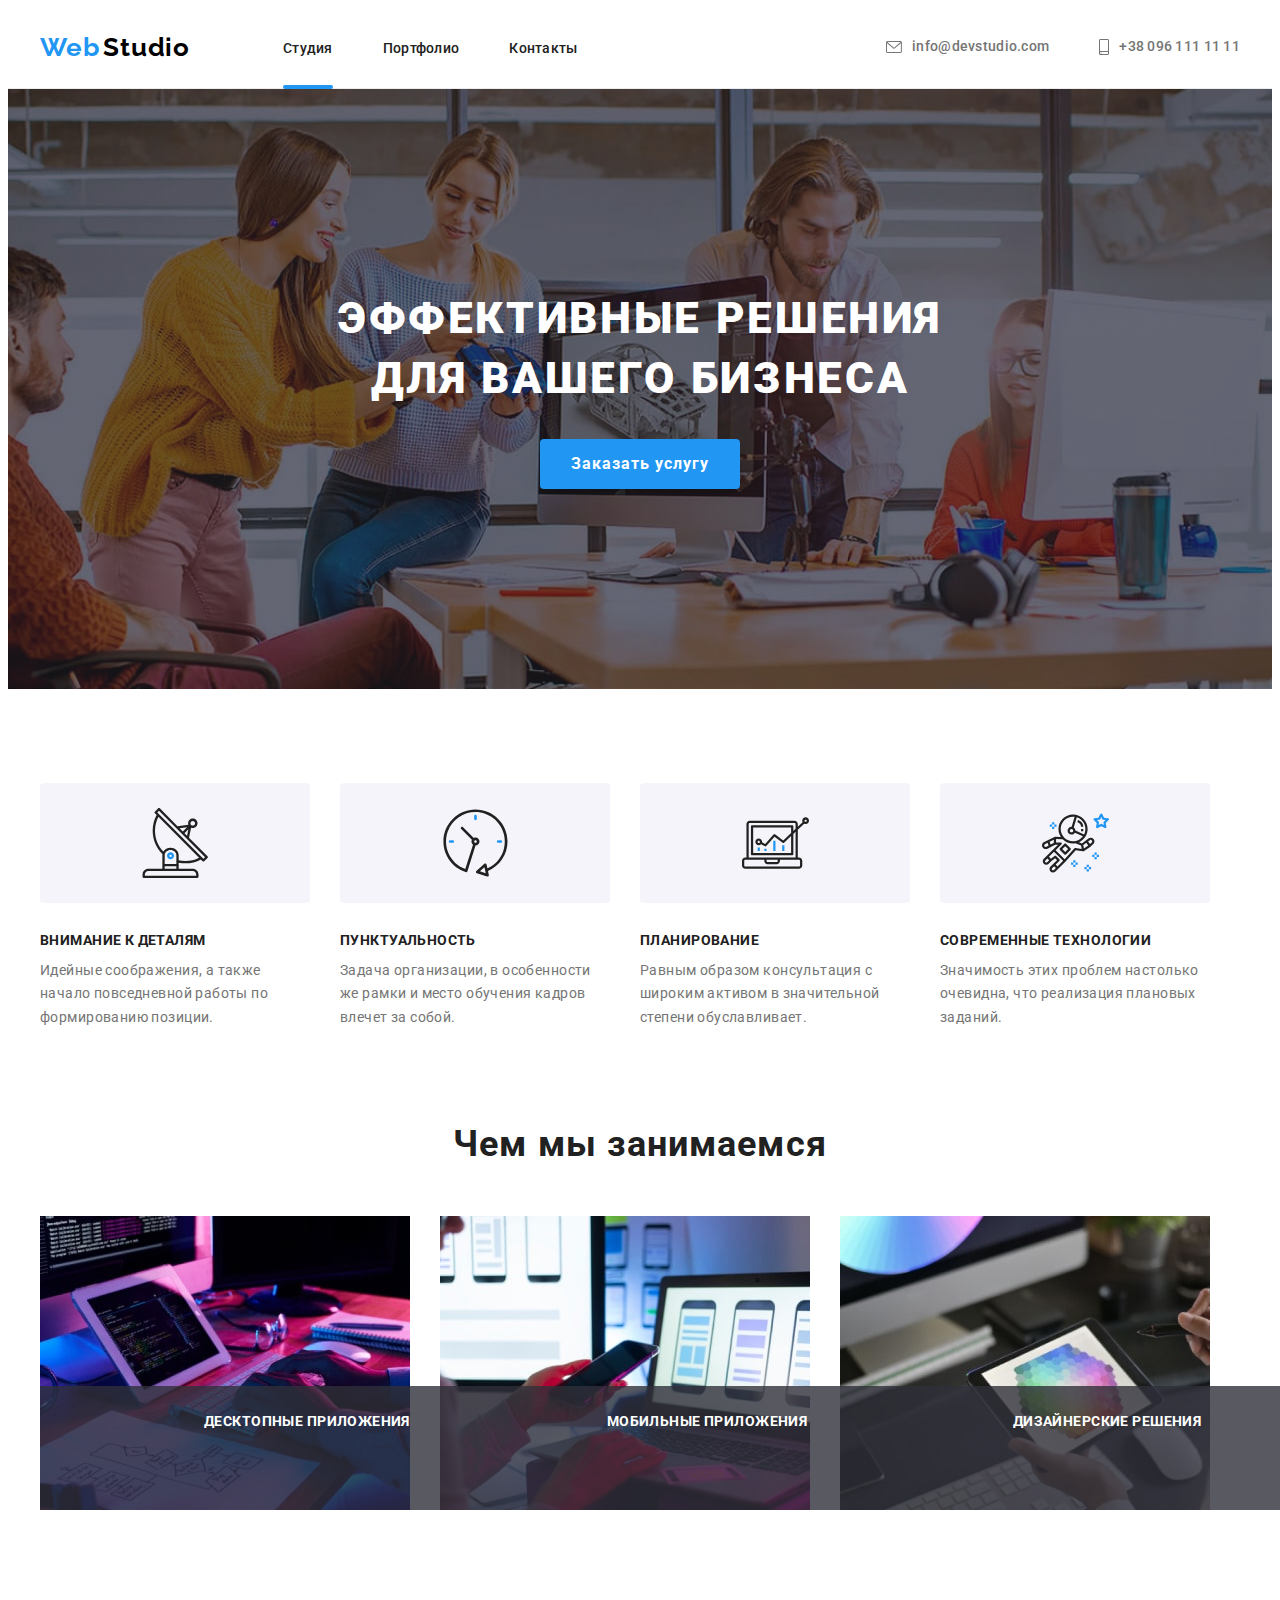
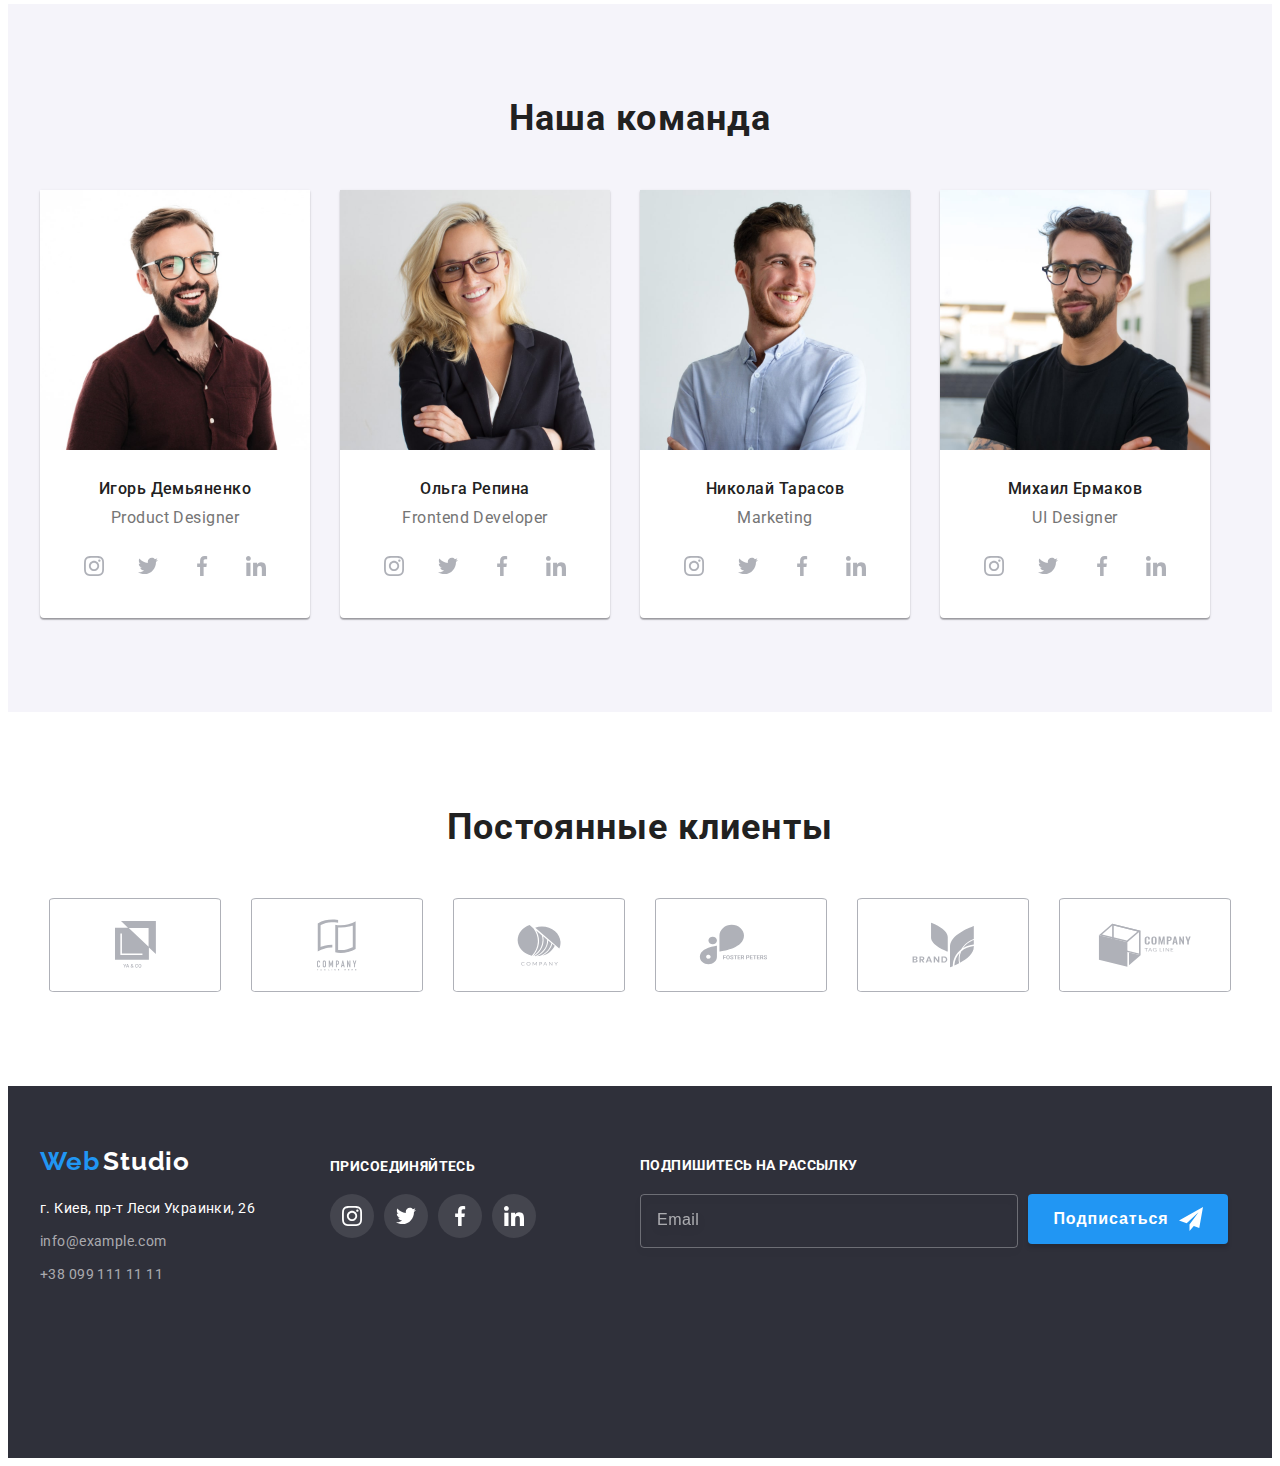
<file: index.html>
<!DOCTYPE html>
<html lang="ru">

<head>
    <meta charset="UTF-8">
    <meta http-equiv="X-UA-Compatible" content="IE=edge">
    <meta name="viewport" content="width=device-width, initial-scale=1.0">
    <link rel="preconnect" href="https://fonts.googleapis.com">
    <link rel="preconnect" href="https://fonts.gstatic.com" crossorigin>
    <link
        href="https://fonts.googleapis.com/css2?family=Raleway:wght@700&family=Roboto:wght@400;500;700;900&display=swap"
        rel="stylesheet">
    <title>WebStudio</title>
    <link rel="stylesheet" href="https://cdnjs.cloudflare.com/ajax/libs/modern-normalize/1.1.0/modern-normalize.min.css"
        integrity="sha512-wpPYUAdjBVSE4KJnH1VR1HeZfpl1ub8YT/NKx4PuQ5NmX2tKuGu6U/JRp5y+Y8XG2tV+wKQpNHVUX03MfMFn9Q=="
        crossorigin="anonymous" referrerpolicy="no-referrer" />
    <link rel="stylesheet" href="./css/styles.css">
</head>

<body>

    <header class="header">
        <div class="container">
            <a class="header-logo link" href="/"><span class="web-header">Web</span> <span
                    class="header-studio">Studio</span></a>
            <nav class="header-nav">
                <ul class="header-list list">
                    <li class="header-item"><a href="#studio" class="header-link link current">Студия</a></li>
                    <li class="header-item"><a href="./portfolio.html" class="header-link link">Портфолио</a></li>
                    <li class="header-item"><a href="#contaсts" class="header-link link">Контакты</a></li>
                </ul>
            </nav>
            <div class="header-contacts">
                <ul class="header-mail-tel list">
                    <li class="header-mail-tel-item"><a href="mailto:info@devstudio.com"
                            class="header-mail link">
                            <svg class="header-soc-icon" width="16" height="12">
                                <use href="./img/icon.svg#icon-maill"></use>
                            </svg>info@devstudio.com</a></li>
                    <li class="header-mail-tel-item"><a href="tel:+380961111111" 
                        class="header-tel link">
                        <svg class="header-soc-icon" width="10" height="16">
                        <use href="./img/icon.svg#icon-smartphone"></use>
                    </svg>+38 096 111 11 11</a></li>
                </ul>
            </div>
        </div>
    </header>
    <main>
        <section id="studio" class="studio">
            <div class="studio-titlt-text">
                <h1 class="studio-title">Эффективные решения для вашего бизнеса</h1>
            </div>    
                <button type="button" class="btn-service" data-modal-open>Заказать услугу</button>
        </section>
        <section class="benefits">
            <div class="container">
                <h2 class="benefits-company">Преимущества компании</h2>
                <ul class="benefits-list list">
                    <li class="benefits-item">
                        <div class="benefits-image">
                        <svg class="benefits-icon" width="70" height="70">
                            <use href="./img/icon.svg#icon-Group-1"></use>
                        </svg>
                        </div>
                        <h3 class="benefits-title">Внимание к деталям</h3>
                        <p class="benefits-text">Идейные соображения, а также начало повседневной работы по формированию
                            позиции.</p>
                    </li>
                    <li class="benefits-item">
                        <div class="benefits-image">
                            <svg class="benefits-icon" width="67" height="70">
                                <use href="./img/icon.svg#icon-Group-2"></use>
                            </svg>
                        </div>
                        <h3 class="benefits-title">Пунктуальность</h3>
                        <p class="benefits-text">Задача организации, в особенности же рамки и место обучения кадров
                            влечет за
                            собой.</p>
                    </li>
                    <li class="benefits-item">
                        <div class="benefits-image">
                            <svg class="benefits-icon" width="67" height="70">
                                <use href="./img/icon.svg#icon-Group-3"></use>
                            </svg>
                        </div>
                        <h3 class="benefits-title">Планирование</h3>
                        <p class="benefits-text">Равным образом консультация с широким активом в значительной степени
                            обуславливает.</p>
                    </li>
                    <li class="benefits-item">
                        <div class="benefits-image">
                            <svg class="benefits-icon" width="67" height="70">
                                <use href="./img/icon.svg#icon-Group-4"></use>
                            </svg>
                        </div>
                        <h3 class="benefits-title">Современные технологии</h3>
                        <p class="benefits-text">Значимость этих проблем настолько очевидна, что реализация плановых
                            заданий.
                        </p>
                    </li>
                </ul>
            </div>
        </section>
        <section class="about">
            <div class="container">
                <h2 class="about-title">Чем мы занимаемся</h2>
                <ul class="about-list list">
                    <li class="about-item">
                        <img src="./img/image-work-1.jpg" alt="графики" width="370" height="294">
                        <p class="about-top-text">Десктопные приложения</p>
                    </li>
                    <li class="about-item"> <img src="./img/image-work-2.jpg" alt="приложение" width="370" height="294">
                        <p class="about-top-text">Мобильные приложения</p>
                    </li>
                    <li class="about-item"> <img src="./img/image-work-3.jpg" alt="мобильность" width="370"
                            height="294">
                        <p class="about-top-text">Дизайнерские решения</p>
                    </li>
                </ul>
            </div>
        </section>
        <section class="team">
            <div class="container">
                <h2 class="team-logo">Наша команда</h2>
                <ul class="team-list list">
                    <li class="team-item">
                        <img src="./img/people-1.jpg" alt="менеджер1" width="270" height="260">
                        <div class="container-team">
                            <h3 class="team-title">Игорь Демьяненко</h3>
                            <p class="team-text" lang="en">Product Designer</p>
                            <ul class="team-soc-list list">
                                <li class="team-soc-item"><a href="" class="team-soc-link link">
                                        <svg class="team-soc-icon" width="20" height="20">
                                            <use href="./img/icon.svg#icon-instagram"></use>
                                        </svg>
                                    </a></li>
                                <li class="team-soc-item"><a href="" class="team-soc-link link"><svg
                                            class="team-soc-icon" width="20" height="20">
                                            <use href="./img/icon.svg#icon-twitter"></use>
                                        </svg></a></li>
                                <li class="team-soc-item"><a href="" class="team-soc-link link"><svg
                                            class="team-soc-icon" width="20" height="20">
                                            <use href="./img/icon.svg#icon-facebook"></use>
                                        </svg></a></li>
                                <li class="team-soc-item"><a href="" class="team-soc-link link"><svg
                                            class="team-soc-icon" width="20" height="20">
                                            <use href="./img/icon.svg#icon-linkedin"></use>
                                        </svg></a></li>
                            </ul>
                        </div>
                    </li>
                    <li class="team-item">
                        <img src="./img/people-2.jpg" alt="менеджер2" width="270" height="260">
                        <div class="container-team">
                            <h3 class="team-title">Ольга Репина</h3>
                            <p class="team-text" lang="en">Frontend Developer</p>
                            <ul class="team-soc-list list">
                                <li class="team-soc-item"><a href="" class="team-soc-link link">
                                        <svg class="team-soc-icon" width="20" height="20">
                                            <use href="./img/icon.svg#icon-instagram"></use>
                                        </svg>
                                    </a></li>
                                <li class="team-soc-item"><a href="" class="team-soc-link link"><svg class="team-soc-icon" width="20" height="20">
                                            <use href="./img/icon.svg#icon-twitter"></use>
                                        </svg></a></li>
                                <li class="team-soc-item"><a href="" class="team-soc-link link"><svg class="team-soc-icon" width="20" height="20">
                                            <use href="./img/icon.svg#icon-facebook"></use>
                                        </svg></a></li>
                                <li class="team-soc-item"><a href="" class="team-soc-link link"><svg class="team-soc-icon" width="20" height="20">
                                            <use href="./img/icon.svg#icon-linkedin"></use>
                                        </svg></a></li>
                            </ul>
                        </div>
                    </li>
                    <li class="team-item">
                        <img src="./img/people-3.jpg" alt="менеджер3" width="270" height="260">
                        <div class="container-team">
                            <h3 class="team-title">Николай Тарасов</h3>
                            <p class="team-text" lang="en">Marketing</p>
                            <ul class="team-soc-list list">
                                <li class="team-soc-item"><a href="" class="team-soc-link link">
                                        <svg class="team-soc-icon" width="20" height="20">
                                            <use href="./img/icon.svg#icon-instagram"></use>
                                        </svg>
                                    </a></li>
                                <li class="team-soc-item"><a href="" class="team-soc-link link"><svg class="team-soc-icon" width="20" height="20">
                                            <use href="./img/icon.svg#icon-twitter"></use>
                                        </svg></a></li>
                                <li class="team-soc-item"><a href="" class="team-soc-link link"><svg class="team-soc-icon" width="20" height="20">
                                            <use href="./img/icon.svg#icon-facebook"></use>
                                        </svg></a></li>
                                <li class="team-soc-item"><a href="" class="team-soc-link link"><svg class="team-soc-icon" width="20" height="20">
                                            <use href="./img/icon.svg#icon-linkedin"></use>
                                        </svg></a></li>
                            </ul>
                        </div>
                    </li>
                    <li class="team-item">
                        <img src="./img/people-4.jpg" alt="менеджер4" width="270" height="260">
                        <div class="container-team">
                            <h3 class="team-title">Михаил Ермаков</h3>
                            <p class="team-text" lang="en">UI Designer</p>
                            <ul class="team-soc-list list">
                                <li class="team-soc-item"><a href="" class="team-soc-link link">
                                        <svg class="team-soc-icon" width="20" height="20">
                                            <use href="./img/icon.svg#icon-instagram"></use>
                                        </svg>
                                    </a></li>
                                <li class="team-soc-item"><a href="" class="team-soc-link link"><svg class="team-soc-icon" width="20" height="20">
                                            <use href="./img/icon.svg#icon-twitter"></use>
                                        </svg></a></li>
                                <li class="team-soc-item"><a href="" class="team-soc-link link"><svg class="team-soc-icon" width="20" height="20">
                                            <use href="./img/icon.svg#icon-facebook"></use>
                                        </svg></a></li>
                                <li class="team-soc-item"><a href="" class="team-soc-link link"><svg class="team-soc-icon" width="20" height="20">
                                            <use href="./img/icon.svg#icon-linkedin"></use>
                                        </svg></a></li>
                            </ul>
                        </div>
                    </li>
                </ul>
            </div>
        </section>
        <section class="clients-our">
         <div class="container">
            <h2 class="clients-our-title">Постоянные клиенты</h2>
            <ul class="clients-our-list list">
                <li class="clients-our-item"><a href="" class="clients-link link">
                    <svg class="clients-our-icon" width="41" height="47">
                    <use href="./img/icon.svg#icon-clients-1"></use>
                </svg></a></li>
                <li class="clients-our-item"><a href="" class="clients-link link">
                    <svg class="clients-our-icon" width="40" height="52">
                        <use href="./img/icon.svg#icon-clients-2"></use>
                    </svg></a></li>
                <li class="clients-our-item"><a href="" class="clients-link link">
                    <svg class="clients-our-icon" width="44" height="42">
                        <use href="./img/icon.svg#icon-clients-3"></use>
                    </svg></a></li>
                <li class="clients-our-item"><a href="" class="clients-link link">
                    <svg class="clients-our-icon" width="85" height="41">
                        <use href="./img/icon.svg#icon-clients-4"></use>
                    </svg></a></li>
                <li class="clients-our-item"><a href="" class="clients-link link">
                    <svg class="clients-our-icon" width="63" height="46">
                        <use href="./img/icon.svg#icon-clients-5"></use>
                    </svg></a></li>
                <li class="clients-our-item"><a href="" class="clients-link link">
                    <svg class="clients-our-icon" width="94" height="44">
                        <use href="./img/icon.svg#icon-clients-6"></use>
                    </svg></a></li>
            </ul>
         </div>
        </section>
    </main>
    <footer id="contavts" class="footer">
        <div class="container">
        <ul class="footer-address-list list">
            <li class="footer-top-item">            
                <a class="footer-logo link" href="/"><span class="web-footer link">Web</span> <span
            class="footer-studio">Studio</span></a>
                <address class="footer-address">
                <ul class="footer-list list">
                    <li class="footer-item-address"><a href="https://goo.gl/maps/Sv4f2n2z4F3GZWwy5"
                            class="footer-link-address link">г. Киев, пр-т Леси Украинки, 26</a></li>
                    <li class="footer-item-mail"><a href="mailto:info@example.com"
                            class="footer-link-mail link">info@example.com</a>
                    </li>
                    <li class="footer-item-tel"><a href="tel:+380991111111" class="footer-link-tel link">+38 099 111 11
                            11</a>
                    </li>
                </ul>
                </address>
            </li>
            <li class="footer-bottom-item">
                <h3 class="footer-title">присоединяйтесь</h3>
                <ul class="footer-soc-list list">
                <li class="footer-soc-item"><a href="" class="footer-soc-link link">
                        <svg class="footer-soc-icon" width="20" height="20">
                            <use href="./img/icon.svg#icon-instagram"></use></svg></a>
                </li>
                <li class="footer-soc-item"><a href="" class="footer-soc-link link">
                    <svg class="footer-soc-icon" width="20" height="20">
                            <use href="./img/icon.svg#icon-twitter"></use></svg></a>
                </li>
                <li class="footer-soc-item"><a href="" class="footer-soc-link link">
                    <svg class="footer-soc-icon" width="20" height="20">
                            <use href="./img/icon.svg#icon-facebook"></use></svg></a>
                </li>
                <li class="footer-soc-item"><a href="" class="footer-soc-link link">
                    <svg class="footer-soc-icon" width="20" height="20">
                            <use href="./img/icon.svg#icon-linkedin"></use></svg></a>
                </li>
            </li> 
            </ul>
            <li>
                <div class="subscribe">
                <div class="subscribe-title-email">
                        <p class="subscribe-title-top">Подпишитесь на рассылку</p>
                <form name="subscribe-form">
                        <label for="subscribe-label"></label>
                        <input type="email" class="subscribe-input" 
                               name="subscribe-label" id="subscribe-label" placeholder="Email">
                </div>
                <div class="button-subscribe-container">
                    <button type="submit" class="button-subscribe"
                    >Подписаться<svg class="subscribe-soc-icon" width="24" height="24">
                        <use href="./img/icon.svg#icon-icon-send"></use>
                    </svg></button>
                </div>
                </form>
            </div>
            </li>
        </ul>
    </footer>
<div class="backdrop is-hidden" data-modal>
    <div class="modal">
        <button type="button" class="modal-close-btn" data-modal-close>
            <svg class="modal-close-icon" width="18" height="18">
            <use href="./img/icon.svg#icon-close-black-18dp"></use>
        </svg></button>
        <p class="modal-title">Оставьте свои данные, мы вам перезвоним</p>
        <form>
            <div class="modal-field">
                <label for="user-name" class="modal-label">Имя</label>
                <div class="input-wrap">
                <input type="text" class="modal-input" name="user-name" placeholder="" 
                required id="user-name">
                <svg class="modal-soc-icon" width="18" height="18">
                    <use href="./img/icon.svg#icon-person-black-18dp-1"></use>
                </svg>
                </div>
            </div>
            <div class="modal-field">
                <label for="user-tel" class="modal-label">Телефон</label>
                <div class="input-wrap">
                <input type="tel" class="modal-input" name="user-tel" placeholder="" required
                id="user-tel"><svg class="modal-soc-icon" width="18" height="18">
                    <use href="./img/icon.svg#icon-phone-black-18dp-1"></use>
                </svg>
                </div>
            </div>
            <div class="modal-field">
                <label for="user-email" class="modal-label">Почта</label>
                <div class="input-wrap">
                <input type="email" class="modal-input" name="user-email" placeholder=""
                id="user-email"><svg class="modal-soc-icon" width="18" height="18">
                    <use href="./img/icon.svg#icon-email-black-18dp-1"></use>
                </svg>
                </div>
            </div>
            <div class="modal-field">
                <label for="user-text" class="modal-label">Комментарий</label>
                <div class="input-wrap">
                <textarea name="user-text" id="user-text" class="madal-text"
                placeholder="Введите текст"></textarea>
                </div>
            </div>
            <div class="modal-field">
                <input type="checkbox" name="privacy" value="true" 
                class="modal-check visually-hidden" id="privacy" >
                <label for="privacy" class="check-text"><span>
                    <svg class="check-icon" width="11" height="8">
                        <use href="./img/icon.svg#icon-icon-check">
                    </use></svg></span>Соглашаюсь с рассылкой и принимаю<a 
                    href="" class="check-link">Условия договора</a></label>
            </div>
            <div class="modal-btn-send">
            <button type="submit" class="btn-send">Отправить</button>
            </div>
        </form>
    </div>
</div>
<script src="./js/modal.js"></script>
</body>

</html>
</file>
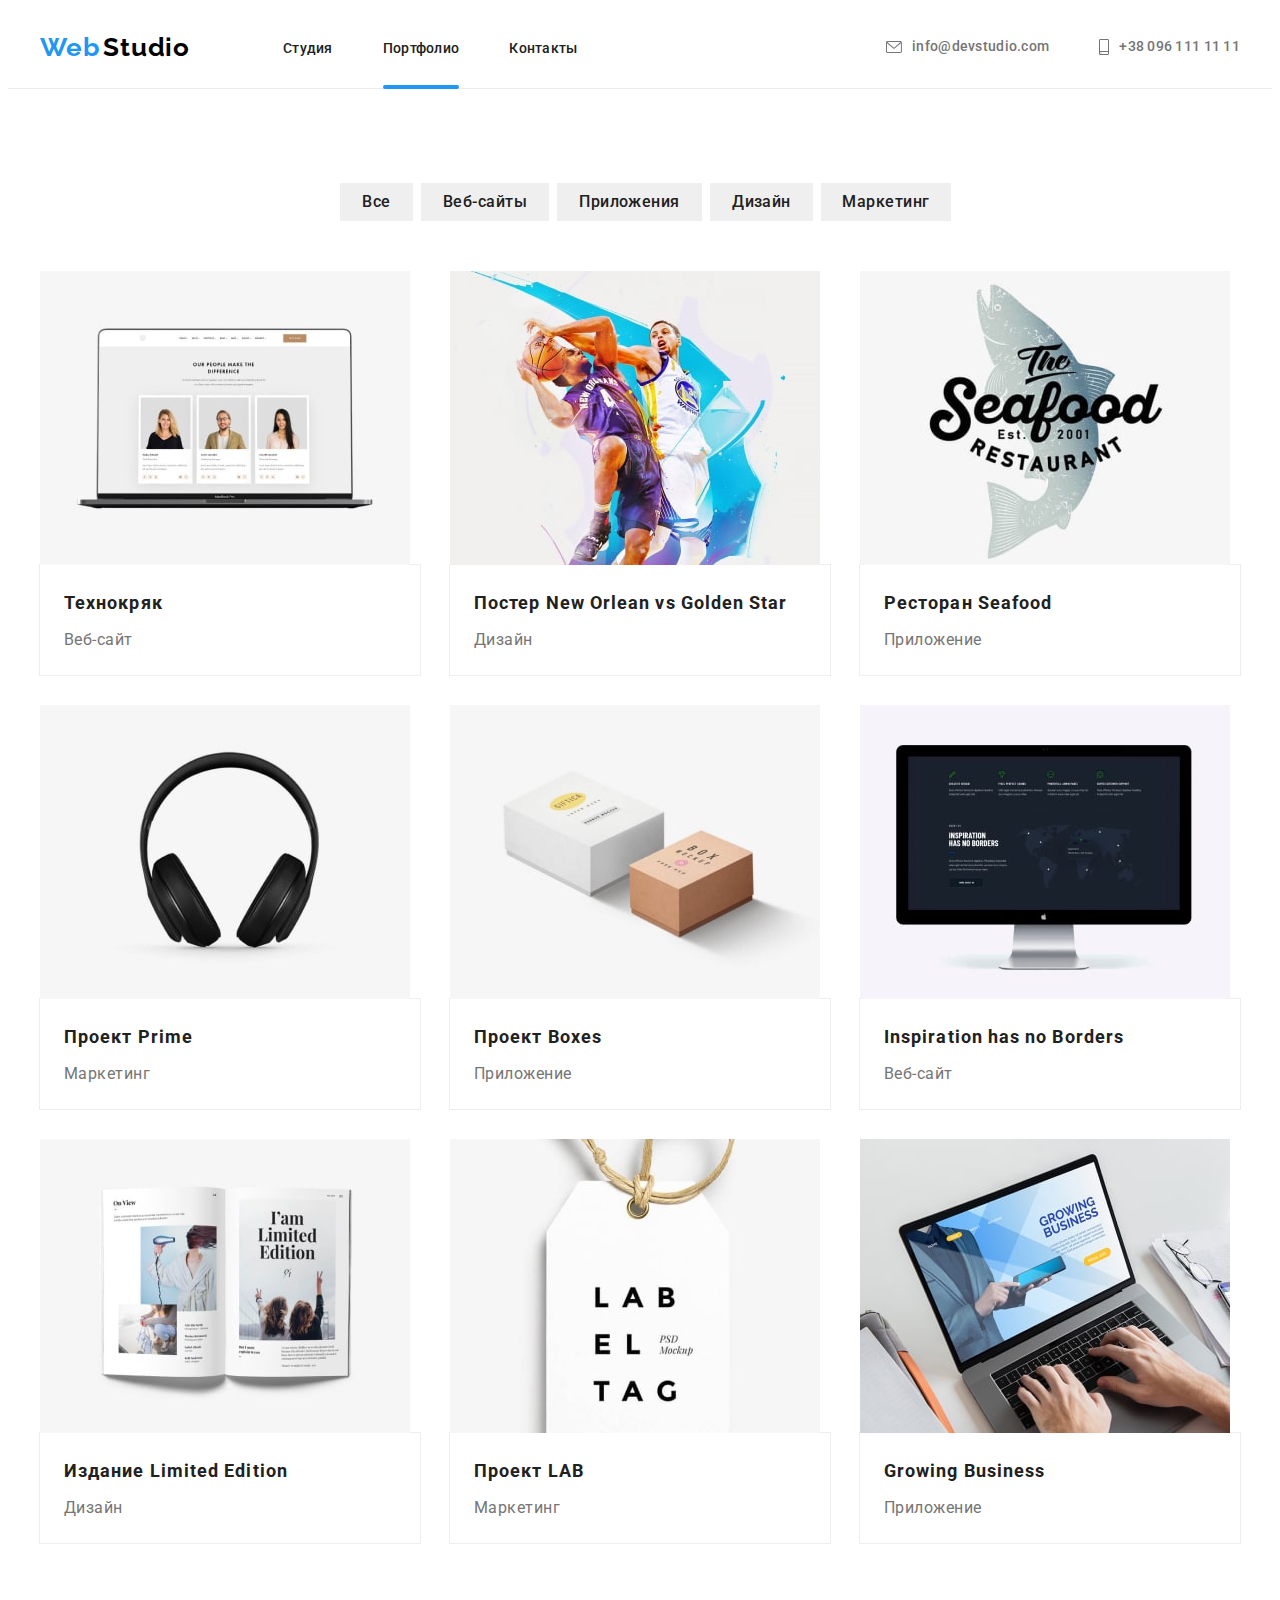
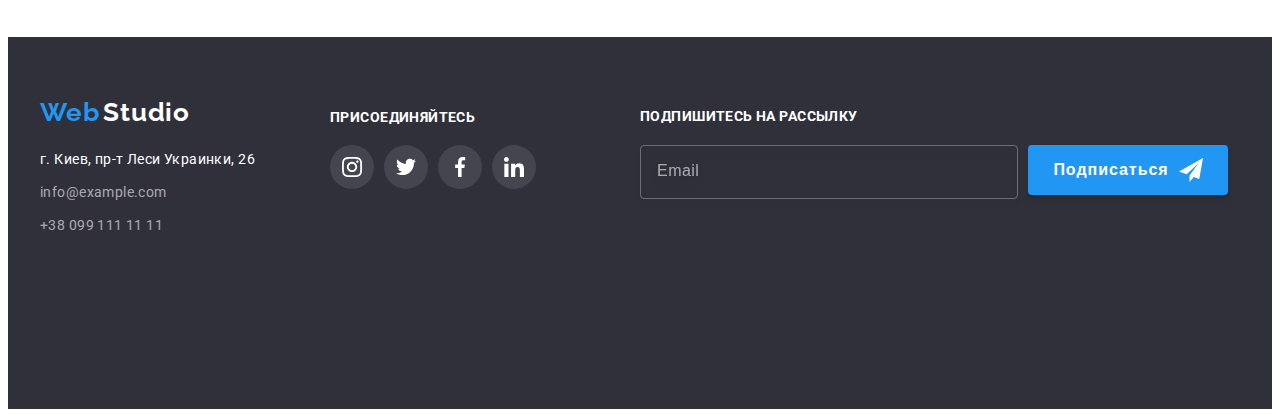
<file: portfolio.html>
<!DOCTYPE html>
<html lang="ru">
<head>
    <meta charset="UTF-8">
    <meta http-equiv="X-UA-Compatible" content="IE=edge">
    <meta name="viewport" content="width=device-width, initial-scale=1.0">
    <link rel="preconnect" href="https://fonts.googleapis.com">
    <link rel="preconnect" href="https://fonts.gstatic.com" crossorigin>
    <link href="https://fonts.googleapis.com/css2?family=Raleway:wght@700&family=Roboto:wght@400;500;700;900&display=swap" rel="stylesheet">
    <title>Portfolio</title>
    <link rel="stylesheet" href="https://cdnjs.cloudflare.com/ajax/libs/modern-normalize/1.1.0/modern-normalize.min.css"
        integrity="sha512-wpPYUAdjBVSE4KJnH1VR1HeZfpl1ub8YT/NKx4PuQ5NmX2tKuGu6U/JRp5y+Y8XG2tV+wKQpNHVUX03MfMFn9Q=="
        crossorigin="anonymous" referrerpolicy="no-referrer" />
    <link rel="stylesheet" href="./css/styles.css">
</head>
<body>
        <header class="header">
            <div class="container">
                <a class="header-logo link" href="/"><span class="web-header">Web</span> <span
                        class="header-studio">Studio</span></a>
                <nav class="header-nav">
                    <ul class="header-list list">
                        <li class="header-item"><a href="./index.html" class="header-link link">Студия</a></li>
                        <li class="header-item"><a href="./portfolio.html" class="header-link link current">Портфолио</a></li>
                        <li class="header-item"><a href="#contavts" class="header-link link">Контакты</a></li>
                    </ul>
                </nav>
                <div class="header-contacts">
                    <ul class="header-mail-tel list">
                        <li class="header-mail-tel-item"><a href="mailto:info@devstudio.com" class="header-mail link">
                                <svg class="header-soc-icon" width="16" height="12">
                                    <use href="./img/icon.svg#icon-maill"></use>
                                </svg>info@devstudio.com</a></li>
                        <li class="header-mail-tel-item"><a href="tel:+380961111111" class="header-tel link">
                                <svg class="header-soc-icon" width="10" height="16">
                                    <use href="./img/icon.svg#icon-smartphone"></use>
                                </svg>+38 096 111 11 11</a></li>
                    </ul>
                </div>
            </div>
        </header>
<main> 
     <section class="portfolio">
        <div class="container">
         <ul class="portfolio-btn-list list">
             <li class="portfolio-btn-item"><button type="button" class="portfolio-btn all">Все</button></li>
             <li class="portfolio-btn-item"><button type="button" class="portfolio-btn sites">Веб-сайты</button></li>
             <li class="portfolio-btn-item"><button type="button" class="portfolio-btn applications">Приложения</button></li>
             <li class="portfolio-btn-item"><button type="button" class="portfolio-btn design">Дизайн</button></li>
             <li class="portfolio-btn-item"><button type="button" class="portfolio-btn marketing">Маркетинг</button></li>
         </ul>
        <div class="portfolio-list">
         <ul class="portfolio-content list">
             <li class="portfolio-item">
                 <div class="portfolio-top-wrap">
                 <img src="./img/img-1.jpg" alt="сайт">
                 <p class="portfolio-top-text">Ресурс предлагает комплексные предложения с разным уровнем функционала и сервисов. Все это позволит посетителю получить
                исчерпывающие сведения о компании или частном лице.</p>
                </div>
                <div class="container-portfolio">
                 <h3 class="portfolio-title">Технокряк</h3>
                 <p class="portfolio-text">Веб-сайт</p>
                </div>
             </li>
             <li class="portfolio-item">
                <div class="portfolio-top-wrap">
                 <img src="./img/img-2.jpg" alt="Дизайн">
                <p class="portfolio-top-text">Ресурс предлагает комплексные предложения с разным уровнем функционала и сервисов. Все это
                    позволит посетителю получить
                    исчерпывающие сведения о компании или частном лице.</p>
                </div> 
                <div class="container-portfolio">
                 <h3 class="portfolio-title">Постер New Orlean vs Golden Star</h3>
                 <p class="portfolio-text">Дизайн</p>
                </div>
             </li>
             <li class="portfolio-item">
                <div class="portfolio-top-wrap">
                 <img src="./img/img-3.jpg" alt="Приложение">
                 <p class="portfolio-top-text">Ресурс предлагает комплексные предложения с разным уровнем функционала и сервисов. Все это позволит посетителю получить
                исчерпывающие сведения о компании или частном лице.</p>
                </div>
                <div class="container-portfolio">
                 <h3 class="portfolio-title">Ресторан Seafood</h3>
                 <p class="portfolio-text">Приложение</p>
                </div>
             </li>
             <li class="portfolio-item">
                <div class="portfolio-top-wrap">
                 <img src="./img/img-4.jpg" alt="Маркетинг">
                 <p class="portfolio-top-text">Ресурс предлагает комплексные предложения с разным уровнем функционала и сервисов. Все это позволит посетителю получить
                исчерпывающие сведения о компании или частном лице.</p>
                </div>
                <div class="container-portfolio">
                 <h3 class="portfolio-title">Проект Prime</h3>
                 <p class="portfolio-text">Маркетинг</p>
                </div>
             </li>
             <li class="portfolio-item">
                <div class="portfolio-top-wrap">
                 <img src="./img/img-5.jpg" alt="Приложение2">
                 <p class="portfolio-top-text">Ресурс предлагает комплексные предложения с разным уровнем функционала и сервисов. Все это позволит посетителю получить
                исчерпывающие сведения о компании или частном лице.</p>
                </div>
                <div class="container-portfolio">
                 <h3 class="portfolio-title">Проект Boxes</h3>
                 <p class="portfolio-text">Приложение</p>
                </div>
             </li>
             <li class="portfolio-item">
                <div class="portfolio-top-wrap">
                 <img src="./img/img-6.jpg" alt="Веб-сайт2">
                 <p class="portfolio-top-text">Ресурс предлагает комплексные предложения с разным уровнем функционала и сервисов. Все это позволит посетителю получить
                исчерпывающие сведения о компании или частном лице.</p>
                </div>
                <div class="container-portfolio">
                 <h3 class="portfolio-title">Inspiration has no Borders</h3>
                 <p class="portfolio-text">Веб-сайт</p>
                </div>
             </li>
             <li class="portfolio-item">
                <div class="portfolio-top-wrap">
                 <img src="./img/img-7.jpg" alt="Дизайн2">
                 <p class="portfolio-top-text">Ресурс предлагает комплексные предложения с разным уровнем функционала и сервисов. Все это позволит посетителю получить
                исчерпывающие сведения о компании или частном лице.</p>
                </div>
                <div class="container-portfolio">
                 <h3 class="portfolio-title">Издание Limited Edition</h3>
                 <p class="portfolio-text">Дизайн</p>
                </div>
             </li>
             <li class="portfolio-item">
                <div class="portfolio-top-wrap">
                 <img src="./img/img-8.jpg" alt="Маркетинг2">
                 <p class="portfolio-top-text">Ресурс предлагает комплексные предложения с разным уровнем функционала и сервисов. Все это позволит посетителю получить
                исчерпывающие сведения о компании или частном лице.</p>
                </div>
                <div class="container-portfolio">
                 <h3 class="portfolio-title">Проект LAB</h3>
                 <p class="portfolio-text">Маркетинг</p>
                </div>
             </li>
             <li class="portfolio-item">
                <div class="portfolio-top-wrap">
                 <img src="./img/img-9.jpg" alt="Приложение3">
                 <p class="portfolio-top-text">Ресурс предлагает комплексные предложения с разным уровнем функционала и сервисов. Все это позволит посетителю получить
                исчерпывающие сведения о компании или частном лице.</p>
                </div>
                <div class="container-portfolio">
                 <h3 class="portfolio-title">Growing Business</h3>
                 <p class="portfolio-text">Приложение</p>
                </div>
             </li>
         </ul>
        </div>
        </div>
        </section> 

</main>
    <footer id="contavts" class="footer">
        <div class="container">
            <ul class="footer-address-list list">
                <li class="footer-top-item">
                    <a class="footer-logo link" href="/"><span class="web-footer link">Web</span> <span
                            class="footer-studio">Studio</span></a>
                    <address class="footer-address">
                        <ul class="footer-list list">
                            <li class="footer-item-address"><a href="https://goo.gl/maps/Sv4f2n2z4F3GZWwy5"
                                    class="footer-link-address link">г. Киев, пр-т Леси Украинки, 26</a></li>
                            <li class="footer-item-mail"><a href="mailto:info@example.com"
                                    class="footer-link-mail link">info@example.com</a>
                            </li>
                            <li class="footer-item-tel"><a href="tel:+380991111111" class="footer-link-tel link">+38 099 111
                                    11
                                    11</a>
                            </li>
                        </ul>
                    </address>
                </li>
                <li class="footer-bottom-item">
                    <h3 class="footer-title">присоединяйтесь</h3>
                    <ul class="footer-soc-list list">
                        <li class="footer-soc-item"><a href="" class="footer-soc-link link">
                                <svg class="footer-soc-icon" width="20" height="20">
                                    <use href="./img/icon.svg#icon-instagram"></use>
                                </svg></a>
                        </li>
                        <li class="footer-soc-item"><a href="" class="footer-soc-link link">
                                <svg class="footer-soc-icon" width="20" height="20">
                                    <use href="./img/icon.svg#icon-twitter"></use>
                                </svg></a>
                        </li>
                        <li class="footer-soc-item"><a href="" class="footer-soc-link link">
                                <svg class="footer-soc-icon" width="20" height="20">
                                    <use href="./img/icon.svg#icon-facebook"></use>
                                </svg></a>
                        </li>
                        <li class="footer-soc-item"><a href="" class="footer-soc-link link">
                                <svg class="footer-soc-icon" width="20" height="20">
                                    <use href="./img/icon.svg#icon-linkedin"></use>
                                </svg></a>
                        </li>
                </li>
            </ul>
            <li>
                <div class="subscribe">
                    <div class="subscribe-title-email">
                        <p class="subscribe-title-top">Подпишитесь на рассылку</p>
                        <form name="subscribe-form">
                            <label for="subscribe-label"></label>
                            <input type="email" class="subscribe-input" name="subscribe-label" id="subscribe-label"
                                placeholder="Email">
                    </div>
                    <div class="button-subscribe-container">
                        <button type="submit" class="button-subscribe">Подписаться<svg class="subscribe-soc-icon" width="24"
                                height="24">
                                <use href="./img/icon.svg#icon-icon-send"></use>
                            </svg></button>
                    </div>
                    </form>
                </div>
            </li>
            </ul>
    </footer>
</body>
</html>
</file>
<file: css/styles.css>
:root {
    --title-color: #212121;
    --text-color: #757575;
    --accent-color: #2196F3;
    --btn-background-service-color: #188CE8;
    --btn-font-color: #FFFFFF;
    --logo-color: #000000;
    --header-background-color: #2F303A;
    --about-benefits-background-color: #E5E5E5;
    --team-background-color: #F5F4FA;
    --typical-margin: 30px;
}

p, h1, h2, h3, h4, h5, h6 {
    margin: 0;
}

ul, ol {
    margin: 0;
    padding-left: 0;
}

img {
    display: block;
}

button {
    cursor: pointer;
}


body {
    font-family: "Roboto", sans-serif;
}

.container {
    width: 1200px;
    margin: 0 auto;
    padding-left: 15px;
    padding-right: 15px;
}

.list {
    list-style: none;
}

.link {
    text-decoration: none;
}

/* header */

.header {
    background-color: var(--btn-font-color);
    padding-top: 24px;
    padding-bottom: 25px;
    border-bottom: 1px solid #ECECEC;
}


.header .container {
    display: flex;
    align-items: center;
}

.header-contacts {
    margin-left: auto;
}

.header-logo {
    margin-right: 93px;    
}

.header-item:not(:last-child) {
    margin-right: 50px;
}

.web-header {
    font-family: 'Raleway';
    font-style: normal;
    font-weight: 700;
    font-size: 26px;
    line-height: 1.19;
    letter-spacing: 0.03em;
    color: var(--accent-color);
}

.header-studio {
    font-family: 'Raleway';
    font-style: normal;
    font-weight: 700;
    font-size: 26px;
    line-height: 1.19;
    letter-spacing: 0.03em;
    color: var(--logo-color);
}

.header-list {
    display: flex;
}


.header-link {
    font-weight: 500;
    font-size: 14px;
    line-height: 1.14;
    letter-spacing: 0.02em;
    color: var(--title-color);
    transition-property: all;
    transition-duration: 250ms;
    transition-timing-function: cubic-bezier(0.4, 0, 0.2, 1);
    position: relative;
    transition-property: all;
    transition-duration: 250ms;
    transition-timing-function: cubic-bezier(0.4, 0, 0.2, 1);
}




.current::after {
    position: absolute;
    content: '';
    left: 0;
    bottom: -1px;
    width: 100%;
    height: 4px;
    border-radius: 2px;
    transform: translateY(32px);
    background-color: #2196F3;
}




.header-mail-tel {
    display: flex;
}


.header-tel, .header-mail {
    width: 100%;
    height: 100%;
    font-weight: 500;
    font-size: 14px;
    line-height: 1.14;
    letter-spacing: 0.02em;
    color: var(--text-color);
    display: flex;
    align-items: center;
    justify-content: center;
    transition-property: all;
    transition-duration: 250ms;
    transition-timing-function: cubic-bezier(0.4, 0, 0.2, 1);
}

.header-mail-tel-item {
    margin-left: 50px;
}



.header-soc-icon {
    margin-right: 10px;
}

.header-link:hover, 
.header-link:focus {
    color: var(--accent-color);
    filter: drop-shadow(0px 4px 4px rgba(0, 0, 0, 0.25));
}


.header-mail:hover,
.header-mail:focus,
.header-tel:hover,
.header-tel:focus {
    color: var(--accent-color);
}



.header-tel,
.header-mail {
    fill: currentColor;
}


.header-tel:hover,
.header-tel:focus,
.header-mail:hover,
.header-mail:focus {
    color: var(--accent-color);

}



/* studio */

.studio {
    max-width: 1600px;
    background-image: linear-gradient(
    rgba(47, 48, 58, 0.4),
    rgba(47, 48, 58, 0.4)
    ), url(../img/studio-bg.jpg);
    background-repeat: no-repeat;
    background-position: center;
    background-size: cover;
    padding-top: 200px;
    padding-bottom: 200px;
    margin: 0 auto;
    padding-left: 15px;
    padding-right: 15px;
}

.studio-title {
    width: 696px;
    font-weight: 900;
    font-size: 44px;
    line-height: 1.36;
    text-align: center;
    letter-spacing: 0.06em;
    text-transform: uppercase;
    color: var(--btn-font-color);
    margin-bottom: 30px;
}

.studio-titlt-text {
    display: flex;
    justify-content: center;
    align-items: center;

}


.btn-service {
    min-width: 200px; 
    height: 50px;
    font-family: inherit;
    background: #2196F3;
    box-shadow: 0px 4px 4px rgba(0, 0, 0, 0.15);
    border-radius: 4px;
    font-weight: 700;
    font-size: 16px;
    line-height: 1.87;
    display: flex;
    align-items: center;
    text-align: center;
    letter-spacing: 0.06em;
    color: var(--btn-font-color);
    margin: 0 auto;
    display: block;
    border-color: transparent;
    transition-property: all;
    transition-duration: 250ms;
    transition-timing-function: cubic-bezier(0.4, 0, 0.2, 1);
}

.btn-service :hover, .btn-service :focus {
    color: var(--btn-font-color);
    background: var(--btn-background-service-color);
}


/* benefits */

.benefits {
background: var(--btn-font-color) ;
padding-top: 94px;
padding-bottom: 94px;
}

.benefits-company {
    display: none;
    visibility: hidden;
}

.benefits-list {
    display: flex;
    margin-left: -30px;
}



.benefits-item {
    width: 270px;
    margin-left: var(--typical-margin);
}

.benefits-title {
    font-weight: 700;
    font-size: 14px;
    line-height: 1.14;
    letter-spacing: 0.03em;
    text-transform: uppercase;
    color: var(--title-color);
    margin-bottom: 10px;
}

.benefits-text {
    font-weight: 400;
    font-size: 14px;
    line-height: 1.71;
    letter-spacing: 0.03em;
    color: var(--text-color);
}

.benefits-image {
    width: 270px;
    height: 120px;
    justify-content: center;
    align-items: center;
    background-color: var(--team-background-color);
    border-radius: 2%;
    margin-bottom: var(--typical-margin);
    display: flex;
}


.benefits-icon {
    justify-content: center;
    align-items: center;
}

/* about */

.about {
    background: var(--btn-font-color) ;
    padding-bottom: 94px;

}

.about-list {
    display: flex;
}

.about-title {
    font-weight: 700;
    font-size: 36px;
    line-height: 1.16;
    text-align: center;
    letter-spacing: 0.03em;
    color: var(--title-color);
    margin-bottom: 50px;
}

.about-item {
    margin-right: var(--typical-margin);
    position: relative;
}


.about-top-text {
    height: 70px;
    width: 100%;
    font-family: 'Roboto';
    font-style: normal;
    font-weight: 700;
    font-size: 14px;
    line-height: 16px;
    text-align: center;
    letter-spacing: 0.03em;
    text-transform: uppercase;
    color: var(--btn-font-color);
    background: rgba(47, 48, 58, 0.8);
    position: absolute;
    padding: 27px 82px;
    bottom: 0;
}



/* team */

.team {
    background: var(--team-background-color);
    padding-top: 94px;
    padding-bottom: 94px;
}

.team-logo {
    font-weight: 700;
    font-size: 36px;
    line-height: 1.16;
    text-align: center;
    letter-spacing: 0.03em;
    color: var(--title-color);
    margin-bottom: 50px;
}

.team-list {
    display: flex;
}

.team-item {
    width: 270px;
    height: 428px;
    background: var(--btn-font-color);
    margin-right: var(--typical-margin);
    mix-blend-mode: normal;
    box-shadow: 0px 1px 3px rgba(0, 0, 0, 0.12), 0px 1px 1px rgba(0, 0, 0, 0.14), 0px 2px 1px rgba(0, 0, 0, 0.2);
    border-radius: 0px 0px 4px 4px;
}


.container-team {
    padding-top: var(--typical-margin);
    padding-bottom: var(--typical-margin);
    
}

.team-title {
    font-weight: 500;
    font-size: 16px;
    line-height: 1.18;
    text-align: center;
    letter-spacing: 0.03em;
    color: var(--title-color);
    margin-bottom: 10px;
}

.team-text {
    font-weight: 400;
    font-size: 16px;
    line-height: 1.18;
    text-align: center;
    letter-spacing: 0.03em;
    color: var(--text-color);
    margin-bottom: 16px;
}

.team-soc-list {
    display: flex;
    justify-content: center;
}


.team-soc-item {
    width: 44px;
    height: 44px;
    margin-right: 10px;
}

.team-soc-item:last-child {
    margin-right: 0;
}

.team-soc-icon {
    fill: #AFB1B8;
    transition-property: all;
    transition-duration: 250ms;
    transition-timing-function: cubic-bezier(0.4, 0, 0.2, 1);

}

.team-soc-link {
    width: 100%;
    height: 100%;
    background-color: #FFFFFF;
    border-radius: 50%;
    display: flex;
    align-items: center;
    justify-content: center;
    transition-property: all;
    transition-duration: 250ms;
    transition-timing-function: cubic-bezier(0.4, 0, 0.2, 1);
}


.team-soc-link:hover,
.team-soc-link:focus {
    background-color: var(--accent-color);
}


.team-soc-link:hover .team-soc-icon,
.team-soc-link:focus .team-soc-icon {
    fill: #FFFFFF;
}



/* clients */



.clients-our {
    background: var(--btn-font-color) ;
    padding-top: 94px;
    padding-bottom: 94px;  
}

.clients-our-title {
    font-weight: 700;
    font-size: 36px;
    line-height: 42px;
    text-align: center;
    letter-spacing: 0.03em;
    color: var(--title-color);
    margin-bottom: 50px;
}


.clients-our-list {
    justify-content: center;
    align-items: center;
    margin-right: -30px;
    display: flex;
}

.clients-our-item {
    width: 170px;
    height: 92px;
    background-color: var(--btn-font-color);
    border: solid 1px #AFB1B8;
    border-radius: 3%;
    margin-right: var(--typical-margin);
    color: #AFB1B8;
}

.clients-link {
    width: 100%;
    height: 100%;
    align-items: center;
    justify-content: center;
    display: flex;
    color: #AFB1B8;
    transition-property: all;
    transition-duration: 250ms;
    transition-timing-function: cubic-bezier(0.4, 0, 0.2, 1);
    padding: 0;
}



.clients-our-item {
    transition-property: all;
    transition-duration: 250ms;
    transition-timing-function: cubic-bezier(0.4, 0, 0.2, 1);
}


.clients-our-icon, .clients-our-item {
    fill: currentColor;
}

.clients-our-item:hover,
.clients-our-item:focus {
    border: solid 1px #2196F3;
}

.clients-link:hover, .clients-link:focus {
    color: var(--accent-color);
}


/* footer */

.footer {
    height: 252px;
    background: var(--header-background-color);
    padding-top: 60px;
    padding-bottom: 60px;
}


.footer-logo {
    margin-bottom: 20px;
}

.web-footer {
    font-family: 'Raleway';
    font-style: normal;
    font-weight: 700;
    font-size: 26px;
    line-height: 1.19;
    letter-spacing: 0.03em;
    color: #2196F3;
}

.footer-studio {
    font-family: 'Raleway';
    font-style: normal;
    font-weight: 700;
    font-size: 26px;
    line-height: 1.19;
    letter-spacing: 0.03em;
    color: #FFFFFF;
}

.web-footer {
    font-weight: 700;
    font-size: 26px;
    line-height: 1.19;
    letter-spacing: 0.03em;
    color: var(--accent-color);
}

.footer-studio {
    font-weight: 700;
    font-size: 26px;
    line-height: 1.19;
    letter-spacing: 0.03em;
    color: var(--btn-font-color);
}



.footer-link-address {
    font-style: normal;
    font-weight: 400;
    font-size: 14px;
    line-height: 1.71;
    letter-spacing: 0.03em;
    color: var(--btn-font-color);
}

.footer-link-mail {
    font-style: normal;
    font-weight: 400;
    font-size: 14px;
    line-height: 1.71;
    letter-spacing: 0.03em;
    color: rgba(255, 255, 255, 0.6);
}

.footer-link-tel{
    font-style: normal;
    font-weight: 400;
    font-size: 14px;
    line-height: 1.71;
    letter-spacing: 0.03em;
   color: rgba(255, 255, 255, 0.6);
}

.footer-title {
    font-weight: 700;
    font-size: 14px;
    line-height: 1,14;
    letter-spacing: 0.03em;
    text-transform: uppercase;
    color: var(--btn-font-color);
    margin-bottom: 20px;
}

.footer-item-mail {
    margin-top: 9px;
}

.footer-item-tel {
    margin-top: 9px;
}

.footer-bottom-item {
    width: 230px;
    height: 80px;
    margin-left: 60px;
    margin-top: 12px;
}

.footer-list {
    width: 230px;
    height: 80px;
    margin-top: 20px;
}


.footer-address-list {
    display: flex;
    
}

.footer-soc-list {
    display: flex;
}


.footer-soc-item {
   width: 44px;
   height: 44px;
   margin-right: 10px; 
}


.footer-soc-link {
    width: 100%;
    height: 100%;
    background: rgba(255, 255, 255, 0.1);
    border-radius: 50%;
    display: flex;
    align-items: center;
    justify-content: center;
    transition-property: all;
    transition-duration: 250ms;
    transition-timing-function: cubic-bezier(0.4, 0, 0.2, 1);
}


.footer-soc-icon {
    transition-property: all;
    transition-duration: 250ms;
    transition-timing-function: cubic-bezier(0.4, 0, 0.2, 1);
    fill: var(--btn-font-color);
}


.footer-soc-link:hover,
.footer-soc-link:focus {
    background-color: var(--accent-color);
}


.footer-soc-link:hover .footer-soc-icon,
.footer-soc-link:focus .footer-soc-icon {
    fill: #FFFFFF;
}

.subscribe {
    width: 570px;
    height: 86px;
    display: flex;
    margin-left: 80px;
    
}


.subscribe-title-email {
    margin-top: 12px;
}


.button-subscribe-container {
    display: flex;
    margin-top: 48px;
    margin-left: 10px;
}


.subscribe-title-top {
    font-weight: 700;
    font-size: 14px;
    line-height: 1.14;
    letter-spacing: 0.03em;
    text-transform: uppercase;
    color: #FFFFFF;
    margin-bottom: 20px;
}




.subscribe-input {
    width: 358px;
    height: 50px;
    border: 1px solid rgba(255, 255, 255, 0.3);
    filter: drop-shadow(0px 4px 4px rgba(0, 0, 0, 0.15));
    border-radius: 4px;
    background-color: transparent;
    outline: transparent;
    padding-left: 16px;
    color: rgba(255, 255, 255, 0.6);
}


.subscribe-input::placeholder {
    font-weight: 400;
    font-size: 16px;
    line-height: 1.25;
    display: flex;
    align-items: center;
    letter-spacing: 0.03em;
    color: rgba(255, 255, 255, 0.6);
}

.button-subscribe {
    width: 200px;
    height: 50px;
    font-weight: 700;
    font-size: 16px;
    line-height: 1.87;
    background: #2196F3;
    box-shadow: 0px 4px 4px rgba(0, 0, 0, 0.15);
    border-radius: 4px;
    letter-spacing: 0.06em;
    color: #FFFFFF;
    display: flex;
    align-items: center;
    justify-content: center;
    border: none;
    transition-property: all;
    transition-duration: 250ms;
    transition-timing-function: cubic-bezier(0.4, 0, 0.2, 1);
}
 


.button-subscribe:hover, 
.button-subscribe:focus {
    background-color: #188CE8;
    
}
    
.subscribe-soc-icon {
    fill: #FFFFFF;
    margin-left: 10px;
}



/* portfolio */

.portfolio {
    background: var(--btn-font-color) ;
    padding-top: 94px;
    padding-bottom: 94px;
}

.portfolio-btn-list {
   display: flex;
   margin-bottom: 50px;
   margin-left: 300px;
}

 

.portfolio-btn {
    font-family: inherit;
    font-weight: 500;
    font-size: 16px;
    line-height: 1.62;
    text-align: center;
    letter-spacing: 0.03em;
    color: var(--title-color);
    transition-property: all;
    transition-duration: 250ms;
    transition-timing-function: cubic-bezier(0.4, 0, 0.2, 1);
    border: none;
}

.all {
    width: 73px;
    height: 38px;
}

.sites {
    width: 128px;
    height: 38px;
}

.applications {
    width: 145px;
    height: 38px;
}

.design {
    width: 103px;
    height: 38px;
}

.marketing {
    width: 130px;
    height: 38px;
}


.portfolio-btn-item:nth-child(-n+4) {
    padding-right: 8px;
}



.portfolio-btn:hover, .portfolio-btn:focus {
    color: var(--btn-font-color);
    background: var(--accent-color);
    border: none;
}




.portfolio-btn:hover,
.portfolio-btn:focus {
    filter: drop-shadow(0px 4px 4px rgba(0, 0, 0, 0.25));
}



.portfolio-content {
    display: flex;
    flex-wrap: wrap;
}


.portfolio-list {
    display: flex;
    flex-wrap: wrap;
    margin-left: -30px;
    margin-bottom: -30px;
}


.portfolio-item {
    flex-basis: calc(100% / 3 - 30px);
    margin-left: 30px;
    margin-bottom: 30px;
}


.portfolio-item {
    width: 370px;
    height: 404px;
    background-color: var(--btn-font-color);
}


.portfolio-top-wrap {
    position: relative;
    overflow: hidden;
}

.portfolio-top-text {
    height: 294px;
    position: absolute;
    top: 0;
    font-weight: 400;
    font-size: 18px;
    line-height: 1.55;
    letter-spacing: 0.03em;
    color: #FFFFFF;
    background: rgba(33, 150, 243, 0.9);
    transition-property: all;
    transition-duration: 250ms;
    transition-timing-function: cubic-bezier(0.4, 0, 0.2, 1);
    transform: translateY(100%);
    padding: 62px 24px;
}


.portfolio-item:hover .portfolio-top-text {
    transform: translateY(0);
     
}

.container-portfolio {
    padding: 20px 24px;
    outline: 1px solid #EEEEEE;
}


.portfolio-title {
    font-weight: 700;
    font-size: 18px;
    line-height: 2;
    letter-spacing: 0.06em;
    color: var(--title-color);
    margin-bottom: 4px;
}

.portfolio-text{
    font-weight: 400;
    font-size: 16px;
    line-height: 1.87;
    letter-spacing: 0.03em;
    color: var(--text-color);
}

.portfolio-top-text {
    position: absolute;
}




/* modal */



.backdrop {
    width: 100%;
    height: 100%;
    background-color: rgba(28, 38, 38, 0.436);
    position: fixed;
    top: 0;
    transition: opacity 300ms, visibility 300ms;
}


.backdrop .is-hidden .modal {
    transform:  scale(0); 
}


.modal {
    width: 528px;
    min-height: 581px;
    border-radius: 5px;
    position: absolute;
    top: 50%;
    left: 50%;
    box-shadow: 0px 1px 3px rgba(0, 0, 0, 0.12), 0px 1px 1px rgba(0, 0, 0, 0.14), 0px 2px 1px rgba(0, 0, 0, 0.2);
    border-radius: 4px;
    transform: translate(-50%, -50%) scale(1);
    transition: transform 300ms;
    padding: 40px;
    background: #FFFFFF;
}


.modal-close-btn {
    width: 30px;
    height: 30px;
    border: 1px solid rgba(0, 0, 0, 0.1);;
    border-radius: 50%;
    display: flex;
    align-items: center;
    justify-content: center;
    background-color: transparent;
    position: absolute;
    top: 10px;
    right: 10px;
    padding: 0;
    outline-color: transparent;
    transition-property: all;
    transition-duration: 250ms;
    transition-timing-function: cubic-bezier(0.4, 0, 0.2, 1);
}


.modal-close-btn:hover, .modal-close-btn:focus {
    fill: #2196F3;
    border: 1px solid rgba(0, 0, 0, 0.1);
}


.modal-title {
    font-weight: 700;
    font-size: 20px;
    line-height: 1.15;
    text-align: center;
    letter-spacing: 0.03em;
    color: #212121;  
    margin-bottom: 12px;
}


.modal-label {
   font-weight: 400;
   font-size: 12px;
   line-height: 1.16;
   letter-spacing: 0.01em;
   color: #757575; 
   margin-bottom: 5px;
   display: block;
}


.modal-input {
    width: 100%;
    height: 40px; 
    border:1px solid rgba(33, 33, 33, 0.2);
    border-radius: 4px;
    margin-bottom: 10px;
    padding-left: 30px;
    outline: none;
    cursor: pointer;
    transition-property: all;
    transition-duration: 250ms;
    transition-timing-function: cubic-bezier(0.4, 0, 0.2, 1);
    color: var(--accent-color);
}



.modal-input:not(:placeholder-shown) {
    border-color: rgba(33, 33, 33, 0.2);
}


.modal-input:focus {
    border-color: var(--accent-color); 
}


.modal-input:focus + .modal-soc-icon {
    fill: var(--accent-color);
} 


.modal-field {
    position: relative;
    display: flex;
    flex-direction: column;
    margin-bottom: 10px;
}

.check-icon {
    fill: transparent;
}

.modal-check:checked + .check-text span {
    background-color: #2196F3;
    outline: transparent;
}


.modal-check:checked + .check-text + .check-icon {
    fill: #FFFFFF;
}

.input-wrap {
    position: relative;
}


.modal-soc-icon {
    position: absolute;
    left: 10px;
    top: 50%;
    transform: translateY(-70%);
}

.madal-text {
    width: 100%;
    height: 120px;
    font-weight: 400;
    font-size: 14px;
    line-height: 1.14;
    letter-spacing: 0.01em;
    color: rgba(117, 117, 117, 0.5);
    border: 1px solid rgba(33, 33, 33, 0.2);
    border-radius: 4px;
    outline: transparent;
    resize: none;
    padding: 12px 16px;
    cursor: pointer;
    color: var(--accent-color);
}


.madal-text:not(:placeholder-shown) {
    border-color: rgba(117, 117, 117, 0.5);
}


.madal-text::placeholder {
    font-weight: 400;
    font-size: 14px;
    line-height: 16px;
    letter-spacing: 0.01em;
    color: rgba(117, 117, 117, 0.5);
}


.madal-text:focus {
    border-color: var(--accent-color);
}

.check-text {
    font-weight: 400;
    font-size: 14px;
    line-height: 1.71;
    letter-spacing: 0.03em;
    align-items: baseline;
    justify-content: center;
    color: #757575;
    display: flex;
    transition-property: all;
    transition-duration: 250ms;
    transition-timing-function: cubic-bezier(0.4, 0, 0.2, 1);
}


.check-text span {
    width: 16px;
    height: 15px;
    border: 2px solid #212121;
    border-radius: 3px;
    margin-right: 5px;
    display: flex;
    justify-content: center;
    align-items: center;
    cursor: pointer;
}

.check-icon {
    width: 100%;
    height: 100%;
}

.check-link {
    font-weight: 400;
    font-size: 14px;
    line-height: 24px;
    letter-spacing: 0.03em;
    text-decoration-line: underline;
    color: #2196F3;
    display: flex;
    align-items: center;
    justify-content: space-evenly;
    margin-left: 5px;
}

.btn-send {
    width: 200px;
    height: 50px;
    font-weight: 700;
    font-size: 16px;
    line-height: 1.87;
    display: flex;
    align-items: center;
    text-align: center;
    justify-content: center;
    letter-spacing: 0.06em;
    background: #2196F3;
    box-shadow: 0px 4px 4px rgba(0, 0, 0, 0.15);
    border-radius: 4px;
    color: #FFFFFF;
    border: none;
    transition-property: all;
    transition-duration: 250ms;
    transition-timing-function: cubic-bezier(0.4, 0, 0.2, 1);
}

.modal-btn-send {
    justify-content: center;
    align-items: center;
    display: flex;
    margin-top: 30px;
}


.btn-send:hover, .btn-send:focus {
    background: #188CE8;
    box-shadow: 0px 4px 4px rgba(0, 0, 0, 0.15);
    border-radius: 4px;
}

.is-hidden {
    visibility: hidden;
    opacity: 0;
    pointer-events: none;
}

.no-scroll {
    overflow: hidden;
}


.visually-hidden {
    position: absolute;
    white-space: nowrap;
    width: 1px;
    height: 1px;
    overflow: hidden;
    border: 0;
    padding: 0;
    clip: rect(0 0 0 0);
    clip-path: inset(50%);
    margin: -1px;
}
</file>
